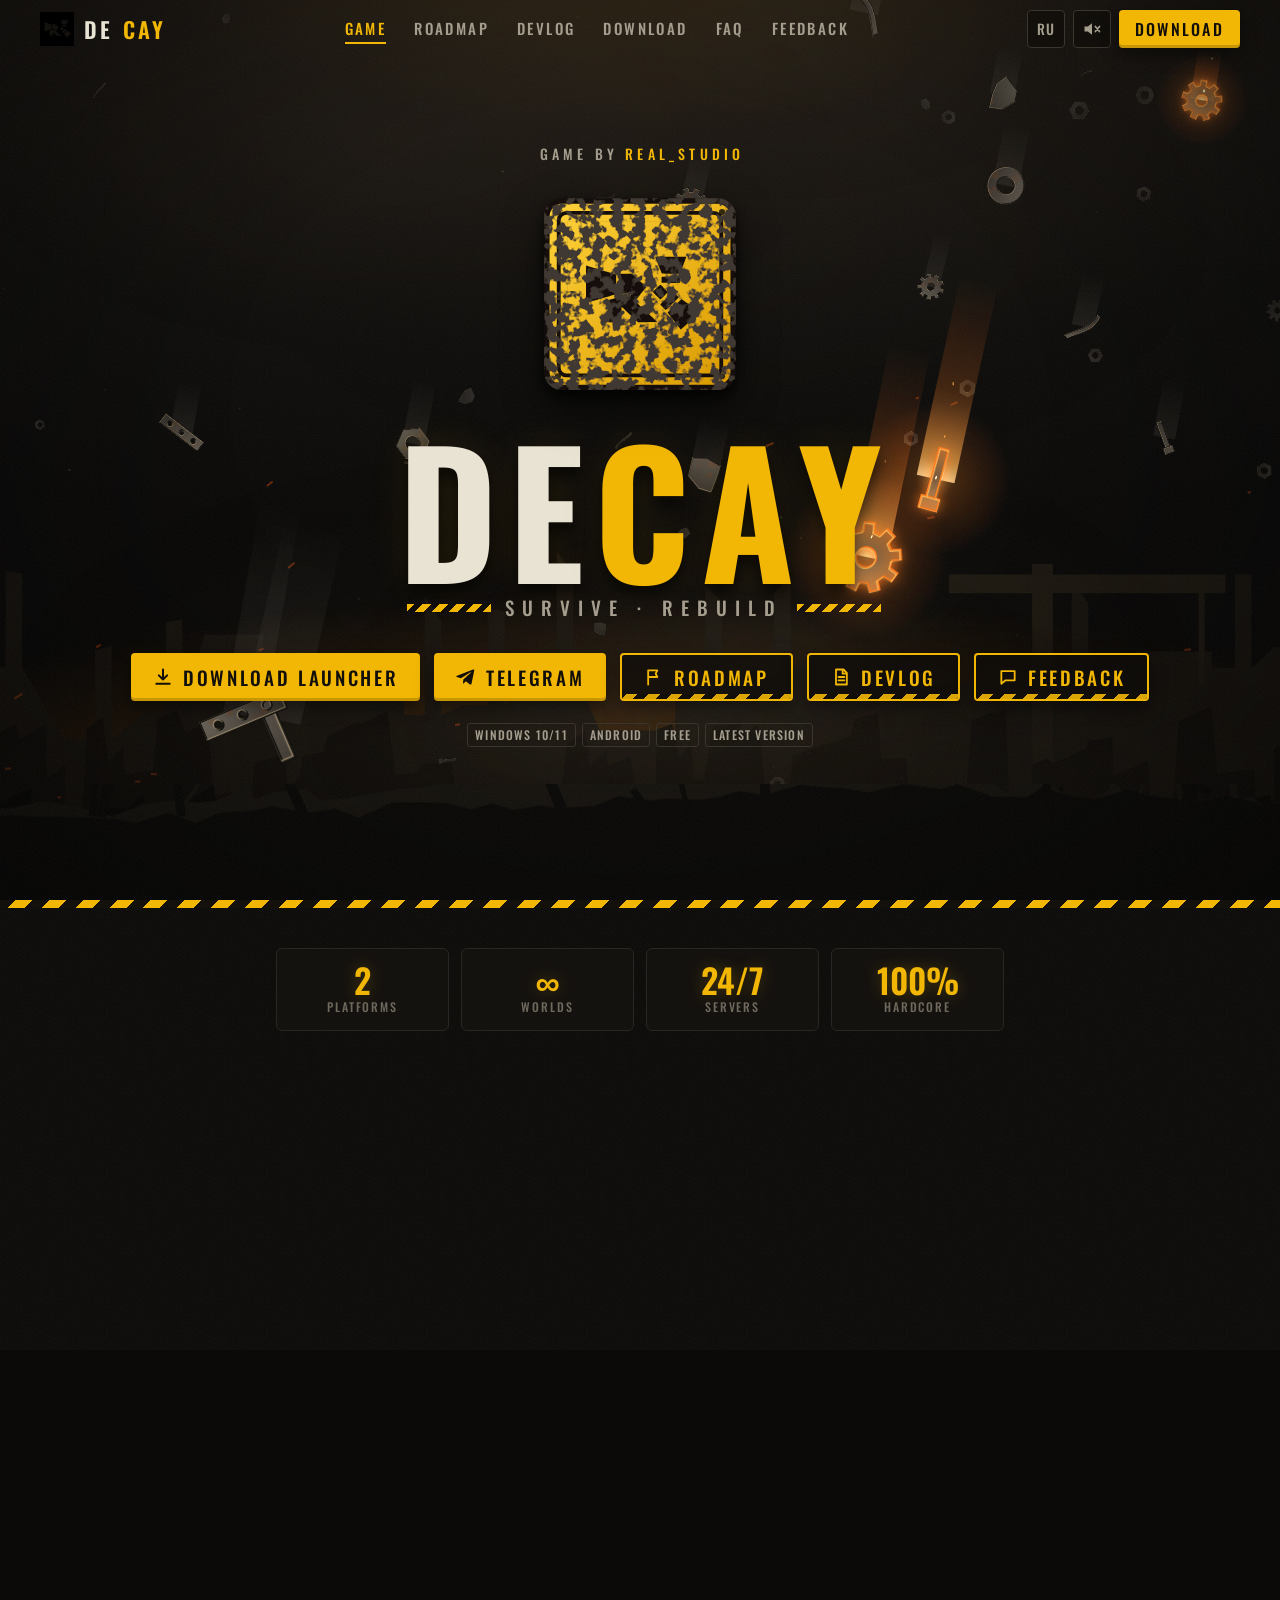
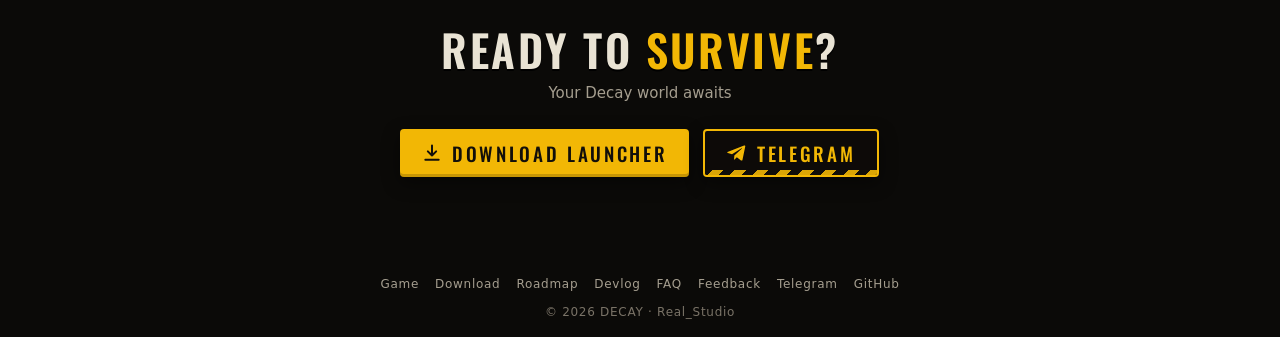
<file: index.html>
<!DOCTYPE html>
<html lang="ru">
<head>
<meta charset="utf-8">
<meta http-equiv="Content-Security-Policy" content="default-src 'none'; script-src 'self' https://gc.zgo.at; style-src 'self'; img-src 'self' data:; font-src 'self'; connect-src 'self' https://api.github.com https://*.goatcounter.com; manifest-src 'self'; form-action 'self'; base-uri 'self'; object-src 'none'">
<meta name="referrer" content="strict-origin-when-cross-origin">
<meta name="viewport" content="width=device-width,initial-scale=1,viewport-fit=cover">
<title data-i="63">DECAY — Survival Multiplayer by Real_Studio</title>
<meta name="description" content="DECAY — кроссплатформенная survival-игра от Real_Studio. Скачай лаунчер и окунись в ржавый мир выживания.">
<meta name="theme-color" content="#0b0a08">
<link rel="canonical" href="https://vovapro01345.github.io/Decay/">
<meta property="og:type" content="website">
<meta property="og:site_name" content="DECAY">
<meta property="og:title" content="DECAY">
<meta property="og:description" content="Survive · Rebuild · Decay">
<meta property="og:url" content="https://vovapro01345.github.io/Decay/">
<meta property="og:image" content="https://vovapro01345.github.io/Decay/images/og-image.png">
<meta property="og:image:width" content="1200">
<meta property="og:image:height" content="630">
<meta name="twitter:card" content="summary_large_image">
<meta name="twitter:image" content="https://vovapro01345.github.io/Decay/images/og-image.png">
<link rel="icon" href="images/icon.svg" type="image/svg+xml">
<link rel="icon" href="images/favicon-32.png" sizes="32x32" type="image/png">
<link rel="apple-touch-icon" href="images/apple-touch-icon.png">
<link rel="manifest" href="manifest.webmanifest">
<link rel="preload" href="fonts/oswald-cyr.woff2" as="font" type="font/woff2" crossorigin>
<script src="js/boot.js"></script>
<link rel="stylesheet" href="css/site.css">
<link rel="stylesheet" href="css/style.css">
</head>
<body>
<div class="scene" aria-hidden="true"></div>
<canvas id="fx" aria-hidden="true"></canvas>
<div class="vignette" aria-hidden="true"></div>
<div class="grain" aria-hidden="true"></div>
<div class="bar" id="bar">
  <a class="brand" href="./"><img src="images/icon.svg" alt="">DE<span>CAY</span></a>
  <nav class="menu"><a class="act" href="#features" data-i="64">Игра</a><a class="" href="roadmap/" data-i="65">Roadmap</a><a class="" href="devlog/" data-i="38">Девлог</a><a class="" href="download/" data-i="66">Скачать</a><a class="" href="#faq" data-i="67">FAQ</a><a class="" href="feedback/" data-i="39">Отзыв</a></nav>
  <div class="tools">
    <button class="ic" id="lang" type="button" aria-label="Language">EN</button>
    <button class="ic" id="snd" type="button" aria-pressed="false" aria-label="Sound"><svg viewBox="0 0 24 24" aria-hidden="true"><path fill="currentColor" d="M3 9v6h4l5 4V5L7 9z"/><path class="w" fill="none" stroke="currentColor" stroke-width="2" stroke-linecap="round" d="M16 8.5a5 5 0 0 1 0 7M18.5 6a8.5 8.5 0 0 1 0 12"/><path class="x" fill="none" stroke="currentColor" stroke-width="2" stroke-linecap="round" d="m16 9 5 6m0-6-5 6"/></svg></button>
    <a class="btn dl" href="download/" data-i="66">Скачать</a>
  </div>
</div>
<main id="top">
<header class="hero" id="hero"><div class="flash" id="flash" aria-hidden="true"></div>
    <div class="tag"><span data-i="36">Игра от</span> <b>Real_Studio</b></div>
    <span class="shake" id="shake"><img class="hero-logo" src="images/logo.svg" alt="DECAY" width="600" height="600"></span>
    <h1 class="word" aria-label="DECAY">DE<span>CAY</span></h1>
    <div class="sub"><i></i>Survive · Rebuild<i></i></div>
    <nav class="btns">
      <a class="btn" href="https://github.com/vovapro01345/decay-launcher/releases/latest/download/decay-launcher.exe"><svg viewBox="0 0 24 24" aria-hidden="true"><path fill="none" stroke="currentColor" stroke-width="2.4" stroke-linecap="round" stroke-linejoin="round" d="M12 3v12m0 0-5-5m5 5 5-5M4 20h16"/></svg><span data-i="37">Скачать лаунчер</span></a>
      <a class="btn" href="https://t.me/Real_Studio_Game" target="_blank" rel="noopener"><svg viewBox="0 0 24 24" aria-hidden="true"><path fill="currentColor" d="M21.9 4.3 18.6 20c-.2 1.1-.9 1.4-1.8.9l-5-3.7-2.4 2.3c-.3.3-.5.5-1 .5l.4-5.1 9.2-8.3c.4-.4-.1-.6-.6-.2L6 13.5l-4.9-1.5c-1.1-.3-1.1-1.1.2-1.6L20.5 3c.9-.3 1.7.2 1.4 1.3z"/></svg>Telegram</a>
      <a class="btn alt" href="roadmap/"><svg viewBox="0 0 24 24" aria-hidden="true"><path fill="none" stroke="currentColor" stroke-width="2.2" stroke-linecap="round" stroke-linejoin="round" d="M5 21V4m0 0h11l-2 4 2 4H5"/></svg>Roadmap</a>
      <a class="btn alt" href="devlog/"><svg viewBox="0 0 24 24" aria-hidden="true"><path fill="none" stroke="currentColor" stroke-width="2.2" stroke-linecap="round" stroke-linejoin="round" d="M6 3h9l4 4v14H6zM14 3v5h5M9 12h7M9 16h7"/></svg><span data-i="38">Девлог</span></a>
      <a class="btn alt" href="feedback/"><svg viewBox="0 0 24 24" aria-hidden="true"><path fill="none" stroke="currentColor" stroke-width="2.2" stroke-linejoin="round" d="M4 5h16v11H9l-5 4z"/></svg><span data-i="39">Отзыв</span></a>
    </nav>
    <div class="ver" id="ver" hidden></div>
    <div class="meta"><span>Windows 10/11</span><span>Android</span><span data-i="40">Бесплатно</span><span data-i="41">Последняя версия</span></div>
  </header>
  <div class="hazard"></div>
  <div class="stats mt40">
    <div><b>2</b><small data-i="42">Платформы</small></div><div><b>∞</b><small data-i="43">Миров</small></div>
    <div><b>24/7</b><small data-i="44">Серверы</small></div><div><b>100%</b><small data-i="7">Хардкор</small></div>
  </div>
  <section id="features"><div class="wrap"><div class="head rv"><div class="kick" data-i="45">Возможности</div><h2 class="t"><span data-i="46">Что делает</span> <span class="am">Decay</span> <span data-i="47">особенной</span></h2><p class="lead" data-i="48">Каждая механика продумана до мелочей. Здесь нет места случайностям — только твои решения и их последствия.</p></div>
    <div class="grid"><div class="card rv"><div class="hazard"></div><div class="in"><h3 data-i="1">Выживание</h3><p data-i="2">Ограниченные ресурсы, суровые условия и постоянная угроза. Каждое решение имеет значение.</p></div></div><div class="card rv"><div class="hazard"></div><div class="in"><h3 data-i="3">Мультиплеер</h3><p data-i="4">Объединяйся с друзьями или вступай в конфликт. Открытый мир, где каждый строит свою историю.</p></div></div><div class="card rv"><div class="hazard"></div><div class="in"><h3 data-i="5">Крафт</h3><p data-i="6">Собирай, создавай, улучшай. Глубокая система рецептов и апгрейдов.</p></div></div><div class="card rv"><div class="hazard"></div><div class="in"><h3 data-i="7">Хардкор</h3><p data-i="8">Смерть — не конец, но каждый раз всё сложнее. Мир помнит твои ошибки.</p></div></div><div class="card rv"><div class="hazard"></div><div class="in"><h3 data-i="9">Атмосфера</h3><p data-i="10">Ржавый индустриальный стиль. Мрачный мир, где важна каждая деталь.</p></div></div><div class="card rv"><div class="hazard"></div><div class="in"><h3 data-i="11">Живая разработка</h3><p data-i="12">Лаунчер и обновления доступны всем. Следи за развитием проекта в девлоге и Telegram.</p></div></div></div></div></section>
  <section id="platforms"><div class="wrap"><div class="head rv"><div class="kick" data-i="49">Кроссплатформенность</div><h2 class="t"><span data-i="22">Играй</span> <span class="am" data-i="50">где угодно</span></h2><p class="lead" data-i="51">Один аккаунт — любые устройства. Прогресс синхронизируется между платформами.</p></div>
    <div class="grid"><div class="card rv"><div class="hazard"></div><div class="in"><span class="st" data-i="13">Готово</span><h3>Windows</h3><p data-i="14">Windows 10 / 11 · 64-bit</p></div></div><div class="card rv"><div class="hazard"></div><div class="in"><span class="st" data-i="13">Готово</span><h3>Android</h3><p data-i="15">Android 8.0+ · ARM64</p></div></div><div class="card rv"><div class="hazard"></div><div class="in"><span class="st dev" data-i="16">В разработке</span><h3>Linux</h3><p data-i="17">Ubuntu · Arch · Fedora</p></div></div></div></div></section>
  <section id="start"><div class="wrap"><div class="head rv"><div class="kick" data-i="52">Как начать</div><h2 class="t"><span data-i="53">Три шага до</span> <span class="am" data-i="54">игры</span></h2><p class="lead" data-i="55">Установка занимает меньше минуты. Дальше всё зависит только от тебя.</p></div>
    <div class="grid"><div class="card rv"><div class="in"><div class="num">01</div><h3 data-i="18">Скачай</h3><p data-i="19">Нажми «Скачать лаунчер». Файл загрузится напрямую.</p></div></div><div class="card rv"><div class="in"><div class="num">02</div><h3 data-i="20">Запусти</h3><p data-i="21">Открой .exe — лаунчер сам скачает последнюю версию игры и нужные файлы.</p></div></div><div class="card rv"><div class="in"><div class="num">03</div><h3 data-i="22">Играй</h3><p data-i="23">Войди в аккаунт, выбери сервер и окунись в мир Decay.</p></div></div></div></div></section>
  <section id="faq"><div class="wrap narrow"><div class="head rv"><div class="kick" data-i="56">Вопросы и ответы</div><h2 class="t"><span data-i="57">Частые</span> <span class="am" data-i="58">вопросы</span></h2><p class="lead" data-i="59">Не нашёл ответ? Напиши в Telegram или оставь отзыв.</p></div>
    <details class="qa rv"><summary data-i="24">Это бесплатно?</summary><p data-i="25">Да, лаунчер и игра бесплатны.</p></details><details class="qa rv"><summary data-i="26">На каких устройствах можно играть?</summary><p data-i="27">Сейчас — Windows 10/11 (64-bit) и Android 8.0+. Linux в разработке.</p></details><details class="qa rv"><summary data-i="28">Как установить игру?</summary><p data-i="29">Скачай лаунчер, запусти его — он сам загрузит игру и все файлы. Подробнее в разделе «Как начать».</p></details><details class="qa rv"><summary data-i="30">Антивирус ругается на .exe. Что делать?</summary><p data-i="31">Лаунчер — новый малоизвестный файл, поэтому антивирус может предупреждать. Скачивай его только с этого сайта или из официального Telegram-канала. Если сомневаешься — напиши нам.</p></details><details class="qa rv"><summary data-i="32">Где сообщить об ошибке или предложить идею?</summary><p data-i="33">На странице «Отзыв» или в Telegram-канале игры.</p></details><details class="qa rv"><summary data-i="34">Когда выйдет версия для Linux?</summary><p data-i="35">Точной даты пока нет. Следи за Roadmap и девлогом.</p></details></div></section>
  <section class="cta"><div class="wrap">
    <h2 class="t"><span data-i="60">Готов</span> <span class="am" data-i="61">выжить</span>?</h2><p class="lead" data-i="62">Твой мир Decay ждёт</p>
    <nav class="btns"><a class="btn" href="https://github.com/vovapro01345/decay-launcher/releases/latest/download/decay-launcher.exe"><svg viewBox="0 0 24 24" aria-hidden="true"><path fill="none" stroke="currentColor" stroke-width="2.4" stroke-linecap="round" stroke-linejoin="round" d="M12 3v12m0 0-5-5m5 5 5-5M4 20h16"/></svg><span data-i="37">Скачать лаунчер</span></a><a class="btn alt" href="https://t.me/Real_Studio_Game" target="_blank" rel="noopener"><svg viewBox="0 0 24 24" aria-hidden="true"><path fill="currentColor" d="M21.9 4.3 18.6 20c-.2 1.1-.9 1.4-1.8.9l-5-3.7-2.4 2.3c-.3.3-.5.5-1 .5l.4-5.1 9.2-8.3c.4-.4-.1-.6-.6-.2L6 13.5l-4.9-1.5c-1.1-.3-1.1-1.1.2-1.6L20.5 3c.9-.3 1.7.2 1.4 1.3z"/></svg>Telegram</a></nav>
  </div></section>
</main>
<footer>
  <a href="#features" data-i="64">Игра</a><a href="download/" data-i="66">Скачать</a><a href="roadmap/" data-i="65">Roadmap</a><a href="devlog/" data-i="38">Девлог</a><a href="#faq" data-i="67">FAQ</a><a href="feedback/" data-i="39">Отзыв</a><a href="https://t.me/Real_Studio_Game" target="_blank" rel="noopener">Telegram</a><a href="https://github.com/vovapro01345/Decay" target="_blank" rel="noopener">GitHub</a>
  <br><br>© <span id="yr">2026</span> DECAY · Real_Studio
</footer>
<script src="js/config.js"></script>
<script src="js/i18n.js"></script>
<script src="js/fx.js" defer></script>
<script src="js/sound.js" defer></script>
<script src="js/effects.js" defer></script>
<script src="js/main.js" defer></script>
</body>
</html>
</file>
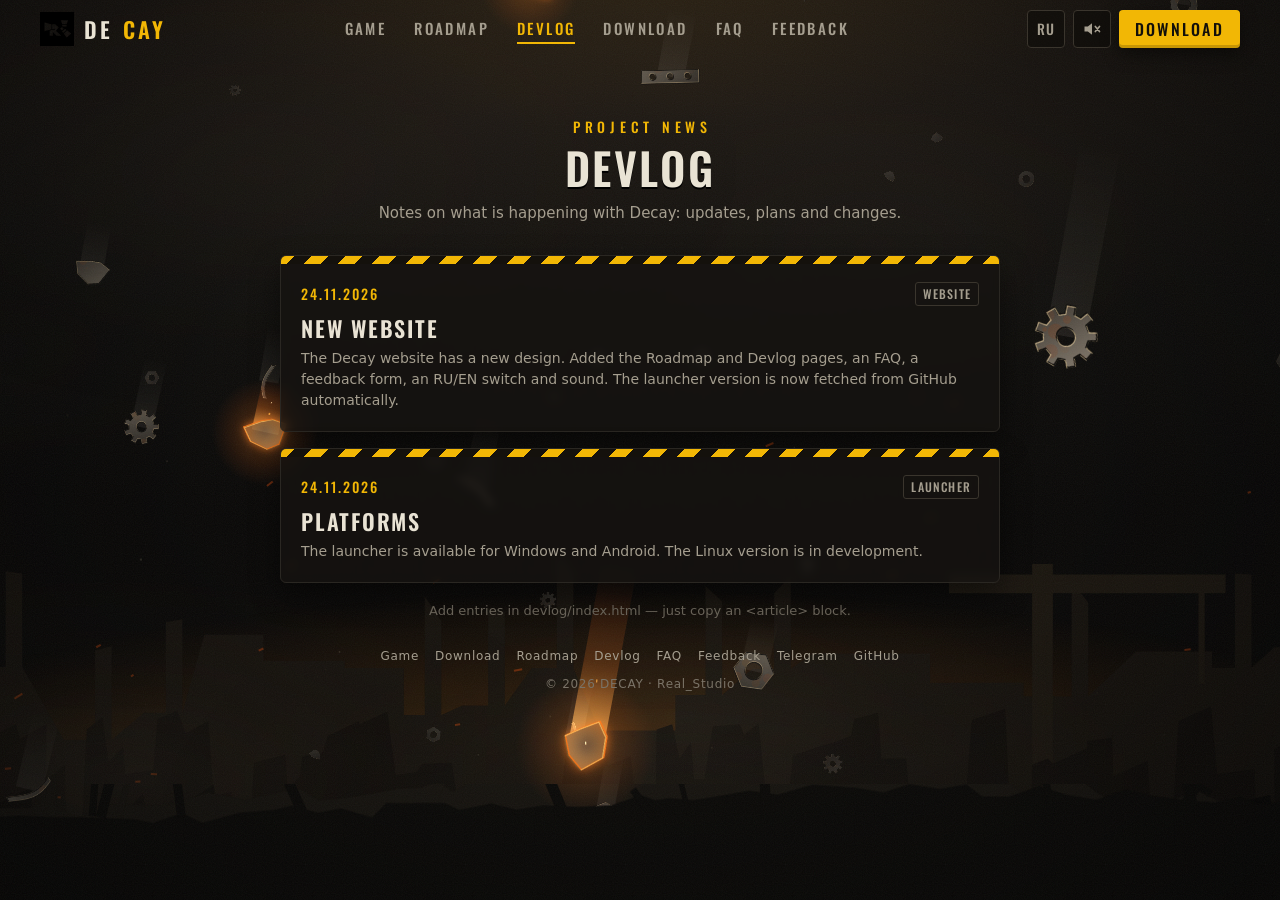
<file: devlog/index.html>
<!DOCTYPE html>
<html lang="ru">
<head>
<meta charset="utf-8">
<meta http-equiv="Content-Security-Policy" content="default-src 'none'; script-src 'self' https://gc.zgo.at; style-src 'self'; img-src 'self' data:; font-src 'self'; connect-src 'self' https://api.github.com https://*.goatcounter.com; manifest-src 'self'; form-action 'self'; base-uri 'self'; object-src 'none'">
<meta name="referrer" content="strict-origin-when-cross-origin">
<meta name="viewport" content="width=device-width,initial-scale=1,viewport-fit=cover">
<title data-i="91">Девлог — DECAY</title>
<meta name="description" content="Девлог DECAY">
<meta name="theme-color" content="#0b0a08">
<link rel="canonical" href="https://vovapro01345.github.io/Decay/devlog/">
<meta property="og:type" content="website">
<meta property="og:site_name" content="DECAY">
<meta property="og:title" content="DECAY">
<meta property="og:description" content="Survive · Rebuild · Decay">
<meta property="og:url" content="https://vovapro01345.github.io/Decay/devlog/">
<meta property="og:image" content="https://vovapro01345.github.io/Decay/images/og-image.png">
<meta property="og:image:width" content="1200">
<meta property="og:image:height" content="630">
<meta name="twitter:card" content="summary_large_image">
<meta name="twitter:image" content="https://vovapro01345.github.io/Decay/images/og-image.png">
<link rel="icon" href="../images/icon.svg" type="image/svg+xml">
<link rel="icon" href="../images/favicon-32.png" sizes="32x32" type="image/png">
<link rel="apple-touch-icon" href="../images/apple-touch-icon.png">
<link rel="manifest" href="../manifest.webmanifest">
<link rel="preload" href="../fonts/oswald-cyr.woff2" as="font" type="font/woff2" crossorigin>
<script src="../js/boot.js"></script>
<link rel="stylesheet" href="../css/site.css">
<link rel="stylesheet" href="../css/style.css">
</head>
<body>
<div class="scene" aria-hidden="true"></div>
<canvas id="fx" aria-hidden="true"></canvas>
<div class="vignette" aria-hidden="true"></div>
<div class="grain" aria-hidden="true"></div>
<div class="bar" id="bar">
  <a class="brand" href="../"><img src="../images/icon.svg" alt="">DE<span>CAY</span></a>
  <nav class="menu"><a class="" href="../#features" data-i="64">Игра</a><a class="" href="../roadmap/" data-i="65">Roadmap</a><a class="act" href="../devlog/" data-i="38">Девлог</a><a class="" href="../download/" data-i="66">Скачать</a><a class="" href="../#faq" data-i="67">FAQ</a><a class="" href="../feedback/" data-i="39">Отзыв</a></nav>
  <div class="tools">
    <button class="ic" id="lang" type="button" aria-label="Language">EN</button>
    <button class="ic" id="snd" type="button" aria-pressed="false" aria-label="Sound"><svg viewBox="0 0 24 24" aria-hidden="true"><path fill="currentColor" d="M3 9v6h4l5 4V5L7 9z"/><path class="w" fill="none" stroke="currentColor" stroke-width="2" stroke-linecap="round" d="M16 8.5a5 5 0 0 1 0 7M18.5 6a8.5 8.5 0 0 1 0 12"/><path class="x" fill="none" stroke="currentColor" stroke-width="2" stroke-linecap="round" d="m16 9 5 6m0-6-5 6"/></svg></button>
    <a class="btn dl" href="../download/" data-i="66">Скачать</a>
  </div>
</div>
<main id="top">
<header class="phead rv"><div class="kick" data-i="83">Новости проекта</div><h1 class="t"><span data-i="38">Девлог</span></h1><p class="lead" data-i="84">Заметки о том, что происходит с Decay: обновления, планы и изменения.</p></header>
<div class="wrap narrow"><article class="card entry rv"><div class="hazard"></div><div class="in"><div class="em"><time>24.11.2026</time><span class="chip" data-i="85">Сайт</span></div><h3 data-i="86">Новый сайт</h3><p data-i="87">Сайт Decay переехал на новый дизайн. Появились страницы Roadmap и Девлог, раздел FAQ, форма отзыва, переключатель RU/EN и звук. Версия лаунчера теперь подтягивается с GitHub автоматически.</p></div></article><article class="card entry rv"><div class="hazard"></div><div class="in"><div class="em"><time>24.11.2026</time><span class="chip" data-i="88">Лаунчер</span></div><h3 data-i="42">Платформы</h3><p data-i="89">Лаунчер доступен для Windows и Android. Версия для Linux в разработке.</p></div></article><p class="note rv" data-i="90">Записи добавляются в файле devlog/index.html — просто скопируй блок &lt;article&gt;.</p></div></main>
<footer>
  <a href="../#features" data-i="64">Игра</a><a href="../download/" data-i="66">Скачать</a><a href="../roadmap/" data-i="65">Roadmap</a><a href="../devlog/" data-i="38">Девлог</a><a href="../#faq" data-i="67">FAQ</a><a href="../feedback/" data-i="39">Отзыв</a><a href="https://t.me/Real_Studio_Game" target="_blank" rel="noopener">Telegram</a><a href="https://github.com/vovapro01345/Decay" target="_blank" rel="noopener">GitHub</a>
  <br><br>© <span id="yr">2026</span> DECAY · Real_Studio
</footer>
<script src="../js/config.js"></script>
<script src="../js/i18n.js"></script>
<script src="../js/fx.js" defer></script>
<script src="../js/sound.js" defer></script>
<script src="../js/effects.js" defer></script>
<script src="../js/main.js" defer></script>
</body>
</html>
</file>
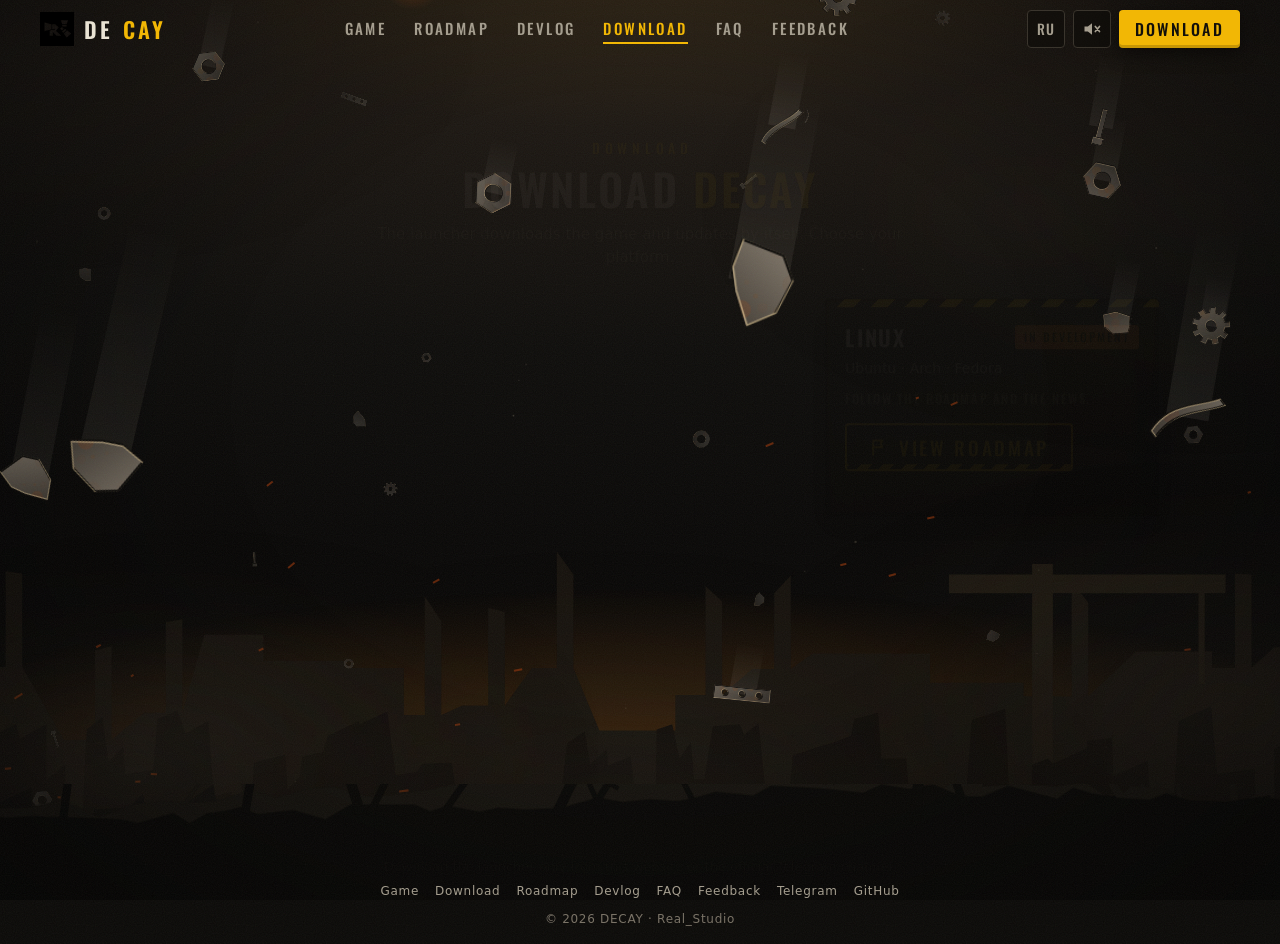
<file: download/index.html>
<!DOCTYPE html>
<html lang="ru">
<head>
<meta charset="utf-8">
<meta http-equiv="Content-Security-Policy" content="default-src 'none'; script-src 'self' https://gc.zgo.at; style-src 'self'; img-src 'self' data:; font-src 'self'; connect-src 'self' https://api.github.com https://*.goatcounter.com; manifest-src 'self'; form-action 'self'; base-uri 'self'; object-src 'none'">
<meta name="referrer" content="strict-origin-when-cross-origin">
<meta name="viewport" content="width=device-width,initial-scale=1,viewport-fit=cover">
<title data-i="130">Скачать — DECAY</title>
<meta name="description" content="Скачать лаунчер DECAY для Windows и Android">
<meta name="theme-color" content="#0b0a08">
<link rel="canonical" href="https://vovapro01345.github.io/Decay/download/">
<meta property="og:type" content="website">
<meta property="og:site_name" content="DECAY">
<meta property="og:title" content="DECAY">
<meta property="og:description" content="Survive · Rebuild · Decay">
<meta property="og:url" content="https://vovapro01345.github.io/Decay/download/">
<meta property="og:image" content="https://vovapro01345.github.io/Decay/images/og-image.png">
<meta property="og:image:width" content="1200">
<meta property="og:image:height" content="630">
<meta name="twitter:card" content="summary_large_image">
<meta name="twitter:image" content="https://vovapro01345.github.io/Decay/images/og-image.png">
<link rel="icon" href="../images/icon.svg" type="image/svg+xml">
<link rel="icon" href="../images/favicon-32.png" sizes="32x32" type="image/png">
<link rel="apple-touch-icon" href="../images/apple-touch-icon.png">
<link rel="manifest" href="../manifest.webmanifest">
<link rel="preload" href="../fonts/oswald-cyr.woff2" as="font" type="font/woff2" crossorigin>
<script src="../js/boot.js"></script>
<link rel="stylesheet" href="../css/site.css">
<link rel="stylesheet" href="../css/style.css">
</head>
<body>
<div class="scene" aria-hidden="true"></div>
<canvas id="fx" aria-hidden="true"></canvas>
<div class="vignette" aria-hidden="true"></div>
<div class="grain" aria-hidden="true"></div>
<div class="bar" id="bar">
  <a class="brand" href="../"><img src="../images/icon.svg" alt="">DE<span>CAY</span></a>
  <nav class="menu"><a class="" href="../#features" data-i="64">Игра</a><a class="" href="../roadmap/" data-i="65">Roadmap</a><a class="" href="../devlog/" data-i="38">Девлог</a><a class="act" href="../download/" data-i="66">Скачать</a><a class="" href="../#faq" data-i="67">FAQ</a><a class="" href="../feedback/" data-i="39">Отзыв</a></nav>
  <div class="tools">
    <button class="ic" id="lang" type="button" aria-label="Language">EN</button>
    <button class="ic" id="snd" type="button" aria-pressed="false" aria-label="Sound"><svg viewBox="0 0 24 24" aria-hidden="true"><path fill="currentColor" d="M3 9v6h4l5 4V5L7 9z"/><path class="w" fill="none" stroke="currentColor" stroke-width="2" stroke-linecap="round" d="M16 8.5a5 5 0 0 1 0 7M18.5 6a8.5 8.5 0 0 1 0 12"/><path class="x" fill="none" stroke="currentColor" stroke-width="2" stroke-linecap="round" d="m16 9 5 6m0-6-5 6"/></svg></button>
    <a class="btn dl" href="../download/" data-i="66">Скачать</a>
  </div>
</div>
<main id="top">
<header class="phead rv"><div class="kick" data-i="111">Загрузка</div><h1 class="t"><span data-i="66">Скачать</span> <span class="am">Decay</span></h1><p class="lead" data-i="112">Лаунчер сам скачает игру и обновления. Выбери платформу.</p></header>
<div class="wrap"><div class="grid">
<div class="card rv"><div class="hazard"></div><div class="in"><span class="st" data-i="13">Готово</span><h3>Windows</h3><p>Windows 10 / 11 · 64-bit</p>
<p class="dlv" id="dlVer"></p><a class="btn" id="dlWin" href="https://github.com/vovapro01345/decay-launcher/releases/latest/download/decay-launcher.exe"><svg viewBox="0 0 24 24" aria-hidden="true"><path fill="none" stroke="currentColor" stroke-width="2.4" stroke-linecap="round" stroke-linejoin="round" d="M12 3v12m0 0-5-5m5 5 5-5M4 20h16"/></svg><span data-i="113">Скачать для Windows</span></a></div></div>
<div class="card rv"><div class="hazard"></div><div class="in"><span class="st" data-i="13">Готово</span><h3>Android</h3><p>Android 8.0+ · ARM64</p>
<p class="dlv" data-i="114">Файл выдаётся в Telegram-канале игры.</p><a class="btn" id="dlApk" href="https://t.me/Real_Studio_Game" target="_blank" rel="noopener"><svg viewBox="0 0 24 24" aria-hidden="true"><path fill="currentColor" d="M21.9 4.3 18.6 20c-.2 1.1-.9 1.4-1.8.9l-5-3.7-2.4 2.3c-.3.3-.5.5-1 .5l.4-5.1 9.2-8.3c.4-.4-.1-.6-.6-.2L6 13.5l-4.9-1.5c-1.1-.3-1.1-1.1.2-1.6L20.5 3c.9-.3 1.7.2 1.4 1.3z"/></svg><span data-i="115">Скачать для Android</span></a></div></div>
<div class="card rv"><div class="hazard"></div><div class="in"><span class="st dev" data-i="16">В разработке</span><h3>Linux</h3><p>Ubuntu · Arch · Fedora</p>
<p class="dlv" data-i="116">Следи за Roadmap и новостями.</p><a class="btn alt" href="../roadmap/"><svg viewBox="0 0 24 24" aria-hidden="true"><path fill="none" stroke="currentColor" stroke-width="2.2" stroke-linecap="round" stroke-linejoin="round" d="M5 21V4m0 0h11l-2 4 2 4H5"/></svg><span data-i="117">Смотреть Roadmap</span></a></div></div>
</div>
<div class="grid two">
<div class="card rv"><div class="hazard"></div><div class="in"><h3 data-i="118">Требования лаунчера</h3>
<table class="req"><tr><th></th><th data-i="119">Windows</th><th>Android</th></tr>
<tr><td data-i="120">Система</td><td>Windows 10 / 11 · 64-bit</td><td>Android 8.0+</td></tr>
<tr><td data-i="121">Архитектура</td><td>x86-64</td><td>ARM64</td></tr>
<tr><td data-i="122">Интернет</td><td>data-i="123">Нужен</td><td>data-i="123">Нужен</td></tr>
<tr><td data-i="124">Аккаунт</td><td>data-i="125">Один на все платформы</td><td>data-i="125">Один на все платформы</td></tr></table>
<p class="note" data-i="126">Требования самой игры будут добавлены позже.</p></div></div>
<div class="card rv"><div class="hazard"></div><div class="in"><h3 data-i="127">Что нового</h3>
<pre class="log" id="dlLog" data-i="128">Список изменений последней версии появится здесь после первого релиза.</pre></div></div>
</div>
<p class="note rv" data-i="129">Скачивай лаунчер только с этого сайта или из официального Telegram-канала.</p></div></main>
<footer>
  <a href="../#features" data-i="64">Игра</a><a href="../download/" data-i="66">Скачать</a><a href="../roadmap/" data-i="65">Roadmap</a><a href="../devlog/" data-i="38">Девлог</a><a href="../#faq" data-i="67">FAQ</a><a href="../feedback/" data-i="39">Отзыв</a><a href="https://t.me/Real_Studio_Game" target="_blank" rel="noopener">Telegram</a><a href="https://github.com/vovapro01345/Decay" target="_blank" rel="noopener">GitHub</a>
  <br><br>© <span id="yr">2026</span> DECAY · Real_Studio
</footer>
<script src="../js/config.js"></script>
<script src="../js/i18n.js"></script>
<script src="../js/fx.js" defer></script>
<script src="../js/sound.js" defer></script>
<script src="../js/effects.js" defer></script>
<script src="../js/main.js" defer></script>
</body>
</html>
</file>
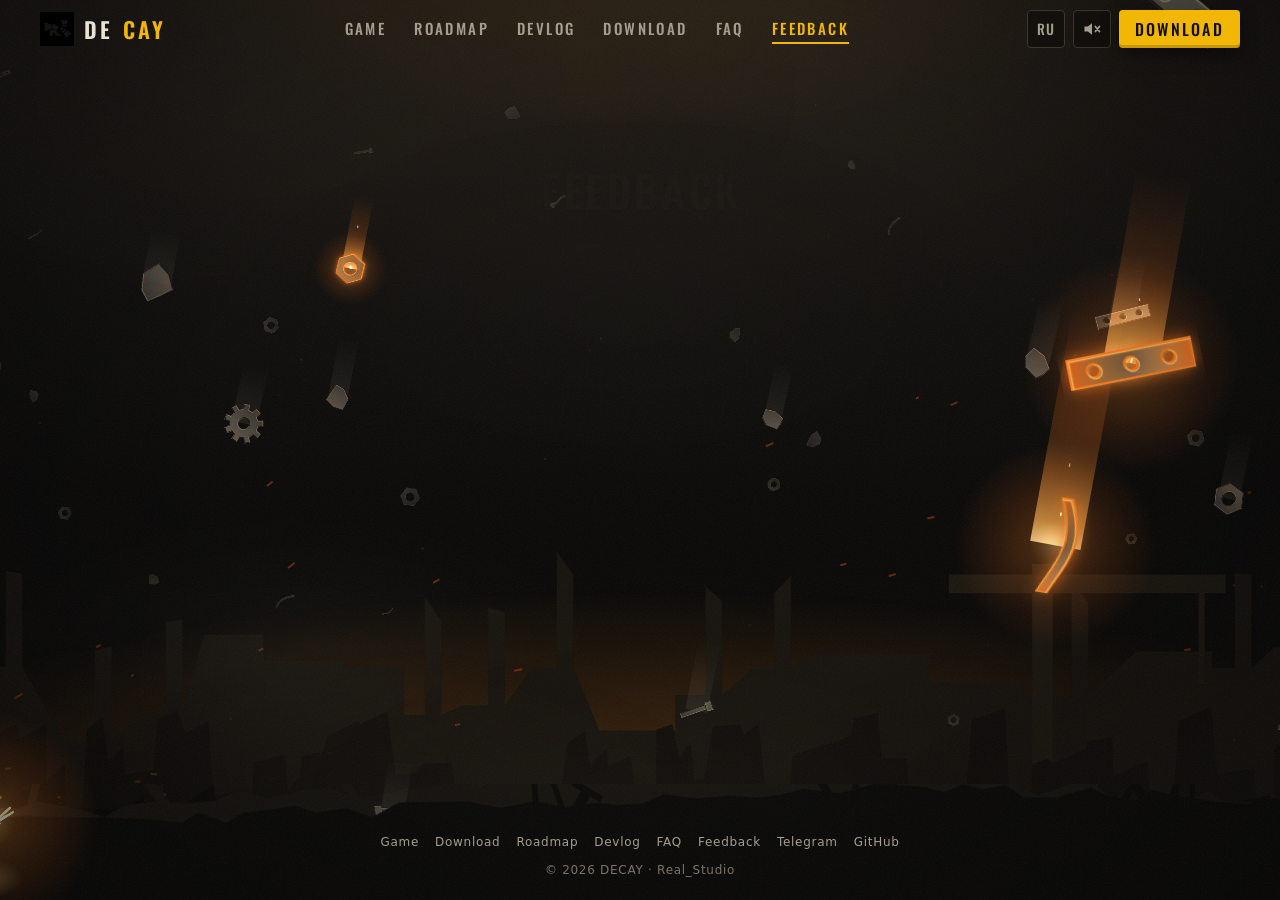
<file: feedback/index.html>
<!DOCTYPE html>
<html lang="ru">
<head>
<meta charset="utf-8">
<meta http-equiv="Content-Security-Policy" content="default-src 'none'; script-src 'self' https://gc.zgo.at; style-src 'self'; img-src 'self' data:; font-src 'self'; connect-src 'self' https://api.github.com https://*.goatcounter.com; manifest-src 'self'; form-action 'self'; base-uri 'self'; object-src 'none'">
<meta name="referrer" content="strict-origin-when-cross-origin">
<meta name="viewport" content="width=device-width,initial-scale=1,viewport-fit=cover">
<title data-i="106">Отзыв — DECAY</title>
<meta name="description" content="Отзывы и баг-репорты DECAY">
<meta name="theme-color" content="#0b0a08">
<link rel="canonical" href="https://vovapro01345.github.io/Decay/feedback/">
<meta property="og:type" content="website">
<meta property="og:site_name" content="DECAY">
<meta property="og:title" content="DECAY">
<meta property="og:description" content="Survive · Rebuild · Decay">
<meta property="og:url" content="https://vovapro01345.github.io/Decay/feedback/">
<meta property="og:image" content="https://vovapro01345.github.io/Decay/images/og-image.png">
<meta property="og:image:width" content="1200">
<meta property="og:image:height" content="630">
<meta name="twitter:card" content="summary_large_image">
<meta name="twitter:image" content="https://vovapro01345.github.io/Decay/images/og-image.png">
<link rel="icon" href="../images/icon.svg" type="image/svg+xml">
<link rel="icon" href="../images/favicon-32.png" sizes="32x32" type="image/png">
<link rel="apple-touch-icon" href="../images/apple-touch-icon.png">
<link rel="manifest" href="../manifest.webmanifest">
<link rel="preload" href="../fonts/oswald-cyr.woff2" as="font" type="font/woff2" crossorigin>
<script src="../js/boot.js"></script>
<link rel="stylesheet" href="../css/site.css">
<link rel="stylesheet" href="../css/style.css">
</head>
<body>
<div class="scene" aria-hidden="true"></div>
<canvas id="fx" aria-hidden="true"></canvas>
<div class="vignette" aria-hidden="true"></div>
<div class="grain" aria-hidden="true"></div>
<div class="bar" id="bar">
  <a class="brand" href="../"><img src="../images/icon.svg" alt="">DE<span>CAY</span></a>
  <nav class="menu"><a class="" href="../#features" data-i="64">Игра</a><a class="" href="../roadmap/" data-i="65">Roadmap</a><a class="" href="../devlog/" data-i="38">Девлог</a><a class="" href="../download/" data-i="66">Скачать</a><a class="" href="../#faq" data-i="67">FAQ</a><a class="act" href="../feedback/" data-i="39">Отзыв</a></nav>
  <div class="tools">
    <button class="ic" id="lang" type="button" aria-label="Language">EN</button>
    <button class="ic" id="snd" type="button" aria-pressed="false" aria-label="Sound"><svg viewBox="0 0 24 24" aria-hidden="true"><path fill="currentColor" d="M3 9v6h4l5 4V5L7 9z"/><path class="w" fill="none" stroke="currentColor" stroke-width="2" stroke-linecap="round" d="M16 8.5a5 5 0 0 1 0 7M18.5 6a8.5 8.5 0 0 1 0 12"/><path class="x" fill="none" stroke="currentColor" stroke-width="2" stroke-linecap="round" d="m16 9 5 6m0-6-5 6"/></svg></button>
    <a class="btn dl" href="../download/" data-i="66">Скачать</a>
  </div>
</div>
<main id="top">
<header class="phead rv"><div class="kick" data-i="92">Связь</div><h1 class="t"><span data-i="39">Отзыв</span></h1><p class="lead" data-i="93">Нашёл баг или есть идея? Расскажи — это поможет сделать Decay лучше.</p></header>
<div class="wrap narrow"><form class="card rv" id="fbform"><div class="hazard"></div><div class="in">
 <label data-i="94">Тип</label>
 <select id="fbType"><option value="bug" data-i="95">Баг</option><option value="idea" data-i="96">Идея</option><option value="other" data-i="97">Другое</option></select>
 <label data-i="98">Заголовок</label>
 <input id="fbTitle" required maxlength="120" placeholder="Коротко о проблеме" data-ip="99">
 <label data-i="100">Описание</label>
 <textarea id="fbText" rows="6" required placeholder="Что произошло, как повторить, на каком устройстве" data-ip="101"></textarea>
 <button class="btn" type="submit"><svg viewBox="0 0 24 24" aria-hidden="true"><path fill="none" stroke="currentColor" stroke-width="2.2" stroke-linejoin="round" d="M4 5h16v11H9l-5 4z"/></svg><span data-i="102">Отправить на GitHub</span></button>
 <p class="note" data-i="103">Откроется страница GitHub Issues с готовым текстом — останется нажать «Submit». Нужен аккаунт GitHub.</p>
</div></form>
<div class="grid rv mt20"><a class="btn alt" id="fbIssues" href="https://github.com/vovapro01345/Decay/issues" target="_blank" rel="noopener"><svg viewBox="0 0 24 24" aria-hidden="true"><path fill="none" stroke="currentColor" stroke-width="2.2" stroke-linecap="round" stroke-linejoin="round" d="M6 3h9l4 4v14H6zM14 3v5h5M9 12h7M9 16h7"/></svg><span data-i="104">Все обращения</span></a><a class="btn" href="https://t.me/Real_Studio_Game" target="_blank" rel="noopener"><svg viewBox="0 0 24 24" aria-hidden="true"><path fill="currentColor" d="M21.9 4.3 18.6 20c-.2 1.1-.9 1.4-1.8.9l-5-3.7-2.4 2.3c-.3.3-.5.5-1 .5l.4-5.1 9.2-8.3c.4-.4-.1-.6-.6-.2L6 13.5l-4.9-1.5c-1.1-.3-1.1-1.1.2-1.6L20.5 3c.9-.3 1.7.2 1.4 1.3z"/></svg><span data-i="105">Написать в Telegram</span></a></div></div></main>
<footer>
  <a href="../#features" data-i="64">Игра</a><a href="../download/" data-i="66">Скачать</a><a href="../roadmap/" data-i="65">Roadmap</a><a href="../devlog/" data-i="38">Девлог</a><a href="../#faq" data-i="67">FAQ</a><a href="../feedback/" data-i="39">Отзыв</a><a href="https://t.me/Real_Studio_Game" target="_blank" rel="noopener">Telegram</a><a href="https://github.com/vovapro01345/Decay" target="_blank" rel="noopener">GitHub</a>
  <br><br>© <span id="yr">2026</span> DECAY · Real_Studio
</footer>
<script src="../js/config.js"></script>
<script src="../js/i18n.js"></script>
<script src="../js/fx.js" defer></script>
<script src="../js/sound.js" defer></script>
<script src="../js/effects.js" defer></script>
<script src="../js/main.js" defer></script>
</body>
</html>
</file>
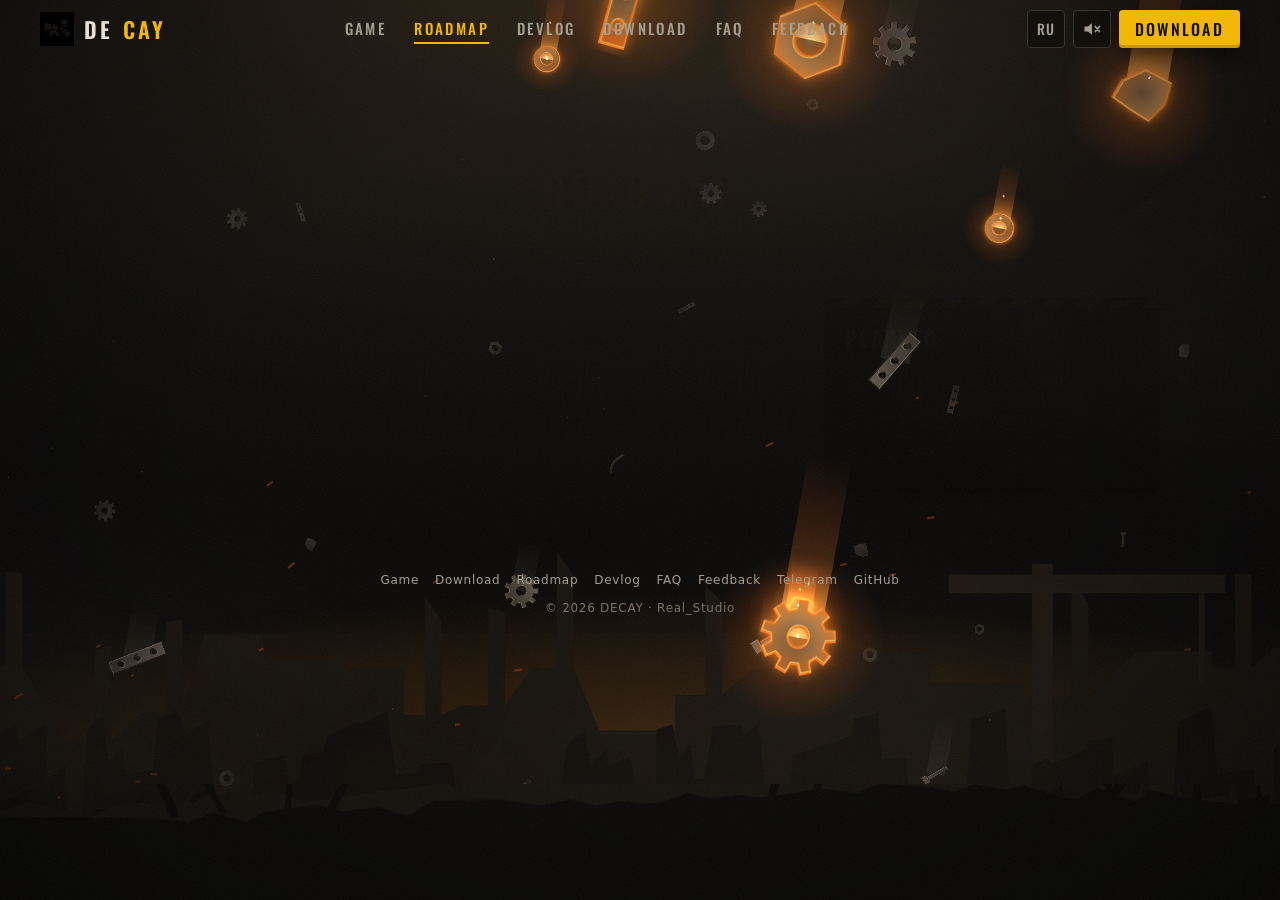
<file: roadmap/index.html>
<!DOCTYPE html>
<html lang="ru">
<head>
<meta charset="utf-8">
<meta http-equiv="Content-Security-Policy" content="default-src 'none'; script-src 'self' https://gc.zgo.at; style-src 'self'; img-src 'self' data:; font-src 'self'; connect-src 'self' https://api.github.com https://*.goatcounter.com; manifest-src 'self'; form-action 'self'; base-uri 'self'; object-src 'none'">
<meta name="referrer" content="strict-origin-when-cross-origin">
<meta name="viewport" content="width=device-width,initial-scale=1,viewport-fit=cover">
<title data-i="82">Roadmap — DECAY</title>
<meta name="description" content="План разработки DECAY">
<meta name="theme-color" content="#0b0a08">
<link rel="canonical" href="https://vovapro01345.github.io/Decay/roadmap/">
<meta property="og:type" content="website">
<meta property="og:site_name" content="DECAY">
<meta property="og:title" content="DECAY">
<meta property="og:description" content="Survive · Rebuild · Decay">
<meta property="og:url" content="https://vovapro01345.github.io/Decay/roadmap/">
<meta property="og:image" content="https://vovapro01345.github.io/Decay/images/og-image.png">
<meta property="og:image:width" content="1200">
<meta property="og:image:height" content="630">
<meta name="twitter:card" content="summary_large_image">
<meta name="twitter:image" content="https://vovapro01345.github.io/Decay/images/og-image.png">
<link rel="icon" href="../images/icon.svg" type="image/svg+xml">
<link rel="icon" href="../images/favicon-32.png" sizes="32x32" type="image/png">
<link rel="apple-touch-icon" href="../images/apple-touch-icon.png">
<link rel="manifest" href="../manifest.webmanifest">
<link rel="preload" href="../fonts/oswald-cyr.woff2" as="font" type="font/woff2" crossorigin>
<script src="../js/boot.js"></script>
<link rel="stylesheet" href="../css/site.css">
<link rel="stylesheet" href="../css/style.css">
</head>
<body>
<div class="scene" aria-hidden="true"></div>
<canvas id="fx" aria-hidden="true"></canvas>
<div class="vignette" aria-hidden="true"></div>
<div class="grain" aria-hidden="true"></div>
<div class="bar" id="bar">
  <a class="brand" href="../"><img src="../images/icon.svg" alt="">DE<span>CAY</span></a>
  <nav class="menu"><a class="" href="../#features" data-i="64">Игра</a><a class="act" href="../roadmap/" data-i="65">Roadmap</a><a class="" href="../devlog/" data-i="38">Девлог</a><a class="" href="../download/" data-i="66">Скачать</a><a class="" href="../#faq" data-i="67">FAQ</a><a class="" href="../feedback/" data-i="39">Отзыв</a></nav>
  <div class="tools">
    <button class="ic" id="lang" type="button" aria-label="Language">EN</button>
    <button class="ic" id="snd" type="button" aria-pressed="false" aria-label="Sound"><svg viewBox="0 0 24 24" aria-hidden="true"><path fill="currentColor" d="M3 9v6h4l5 4V5L7 9z"/><path class="w" fill="none" stroke="currentColor" stroke-width="2" stroke-linecap="round" d="M16 8.5a5 5 0 0 1 0 7M18.5 6a8.5 8.5 0 0 1 0 12"/><path class="x" fill="none" stroke="currentColor" stroke-width="2" stroke-linecap="round" d="m16 9 5 6m0-6-5 6"/></svg></button>
    <a class="btn dl" href="../download/" data-i="66">Скачать</a>
  </div>
</div>
<main id="top">
<header class="phead rv"><div class="kick" data-i="68">План разработки</div><h1 class="t"><span class="am">Roadmap</span></h1><p class="lead" data-i="69">Что уже сделано, над чем работаем и что планируем. Список обновляется вместе с проектом.</p></header>
<div class="wrap"><div class="grid cols"><div class="card col rv done"><div class="hazard"></div><div class="in"><h3 data-i="13">Готово</h3><ul><li data-i="70">Лаунчер для Windows 10/11</li><li data-i="71">Лаунчер для Android 8.0+</li><li data-i="72">Единый аккаунт для всех платформ</li><li data-i="73">Новый сайт: девлог, FAQ, RU/EN</li></ul></div></div><div class="card col rv wip"><div class="hazard"></div><div class="in"><h3 data-i="74">В работе</h3><ul><li data-i="75">Лаунчер для Linux</li><li data-i="76">Новости и серверы в лаунчере</li></ul></div></div><div class="card col rv plan"><div class="hazard"></div><div class="in"><h3 data-i="77">Планы</h3><ul><li data-i="78">Статус серверов на сайте</li><li data-i="79">Скриншоты и трейлер</li><li data-i="80">Открытый тест</li></ul></div></div></div><p class="note rv" data-i="81">Пункты можно менять в файле roadmap/index.html.</p></div></main>
<footer>
  <a href="../#features" data-i="64">Игра</a><a href="../download/" data-i="66">Скачать</a><a href="../roadmap/" data-i="65">Roadmap</a><a href="../devlog/" data-i="38">Девлог</a><a href="../#faq" data-i="67">FAQ</a><a href="../feedback/" data-i="39">Отзыв</a><a href="https://t.me/Real_Studio_Game" target="_blank" rel="noopener">Telegram</a><a href="https://github.com/vovapro01345/Decay" target="_blank" rel="noopener">GitHub</a>
  <br><br>© <span id="yr">2026</span> DECAY · Real_Studio
</footer>
<script src="../js/config.js"></script>
<script src="../js/i18n.js"></script>
<script src="../js/fx.js" defer></script>
<script src="../js/sound.js" defer></script>
<script src="../js/effects.js" defer></script>
<script src="../js/main.js" defer></script>
</body>
</html>
</file>
<file: css/site.css>
@font-face{font-family:"Oswald";font-style:normal;font-weight:300 700;font-display:swap;
  src:url(../fonts/oswald-cyr.woff2) format("woff2");unicode-range:U+0301,U+0400-045F,U+0490-0491,U+04B0-04B1,U+2116}
@font-face{font-family:"Oswald";font-style:normal;font-weight:300 700;font-display:swap;
  src:url(../fonts/oswald-lat.woff2) format("woff2");unicode-range:U+0000-00FF,U+0131,U+0152-0153,U+02BB-02BC,U+02C6,U+02DA,U+02DC,U+2000-206F,U+20AC,U+2122,U+2191,U+2193,U+2212,U+2215,U+FEFF,U+FFFD}

:root{
  --bg:#0b0a08;--ink:#e9e3d4;--muted:#a59e8f;--dim:#6e685d;
  --amber:#f2b705;--amber2:#ffd23a;--hot:#ff7a1a;--line:#2a2722;--card:rgba(22,20,17,.78);
  --head:"Oswald","Roboto Condensed","Arial Narrow",Impact,sans-serif;
  --body:system-ui,-apple-system,"Segoe UI",Roboto,"Helvetica Neue",Arial,sans-serif;
}
*{box-sizing:border-box}
html{background:var(--bg);color:var(--ink);-webkit-text-size-adjust:100%}
body{margin:0;font-family:var(--body);min-height:100%;
  background:radial-gradient(120% 70% at 50% -10%,#3a2c17 0%,#1c1712 35%,#0e0d0b 70%,#090807 100%) fixed}
a{color:var(--amber)}
#fx{position:fixed;inset:0;width:100%;height:100%;display:block;z-index:0;pointer-events:none}
.grain{position:fixed;inset:-50%;z-index:1;pointer-events:none;opacity:.06;
  background-image:url("data:image/svg+xml,%3Csvg xmlns='http://www.w3.org/2000/svg' width='160' height='160'%3E%3Cfilter id='n'%3E%3CfeTurbulence type='fractalNoise' baseFrequency='.9' numOctaves='2'/%3E%3C/filter%3E%3Crect width='160' height='160' filter='url(%23n)'/%3E%3C/svg%3E")}
.vignette{position:fixed;inset:0;z-index:1;pointer-events:none;
  background:radial-gradient(ellipse at 50% 45%,transparent 45%,rgba(0,0,0,.55) 100%)}

.btns{display:flex;gap:14px;flex-wrap:wrap;justify-content:center}
.btn{--c:var(--amber);display:inline-flex;align-items:center;gap:10px;min-height:48px;padding:10px 22px;border-radius:4px;
  font:500 19px/1 var(--head);letter-spacing:.14em;text-transform:uppercase;text-decoration:none;
  color:#120f0a;background:var(--c);box-shadow:0 6px 18px rgba(0,0,0,.45),inset 0 -3px 0 rgba(0,0,0,.18);
  transition:transform .15s ease,background-color .15s ease,box-shadow .15s ease;will-change:transform}
.btn svg{width:20px;height:20px;flex:none}
.btn:hover,.btn:focus-visible{background:var(--amber2);transform:translateY(-2px);box-shadow:0 10px 24px rgba(0,0,0,.5),0 0 22px rgba(242,183,5,.25)}
.btn:focus-visible{outline:2px solid #fff;outline-offset:3px}
.btn.alt{color:var(--amber);background:rgba(14,12,9,.72);border:2px solid var(--amber);position:relative;overflow:hidden;
  -webkit-backdrop-filter:blur(3px);backdrop-filter:blur(3px)}
.btn.alt::before{content:"";position:absolute;left:0;right:0;bottom:0;height:5px;
  background:repeating-linear-gradient(-45deg,var(--amber) 0 8px,#120f0a 8px 16px);opacity:.9}
.btn.alt:hover,.btn.alt:focus-visible{color:#120f0a;background:var(--amber)}

.hazard{height:8px;background:repeating-linear-gradient(-45deg,var(--amber) 0 12px,#14110c 12px 24px)}

@media (prefers-reduced-motion:reduce){
  *,*::before,*::after{transition:none!important}
}
</file>
<file: css/style.css>
html{scroll-behavior:smooth}
  .scene{position:fixed;left:0;right:0;bottom:0;height:min(60vh,520px);z-index:0;pointer-events:none;background:url(../images/scene.svg) center bottom/cover no-repeat}
  main{position:relative;z-index:2}
  section{padding:72px 16px}
  .wrap{max-width:1040px;margin:0 auto}
  .hero{min-height:100svh;display:flex;flex-direction:column;align-items:center;justify-content:center;text-align:center;padding:24px 16px calc(8vh + 24px)}
  .tag{font:500 14px/1 var(--head);letter-spacing:.3em;text-transform:uppercase;color:var(--muted);padding-left:.3em}
  .tag b{color:var(--amber);font-weight:500}
  .hero-logo{width:min(52vw,230px);height:auto;margin:22px 0 4px;filter:drop-shadow(0 14px 18px rgba(0,0,0,.6));animation:sway 5.6s ease-in-out infinite;transform-origin:50% 6%}
  .word{margin:6px 0 0;font:700 clamp(72px,18vw,170px)/.95 var(--head);letter-spacing:.06em;padding-left:.06em;text-transform:uppercase;color:var(--ink);
        text-shadow:0 10px 16px rgba(0,0,0,.65),0 0 40px rgba(242,183,5,.12)}
  .word span{color:var(--amber)}
  .sub{display:flex;align-items:center;gap:14px;margin-top:10px;font:500 clamp(14px,2.2vw,19px)/1 var(--head);letter-spacing:.42em;padding-left:.42em;color:var(--muted);text-transform:uppercase}
  .sub i{display:block;width:clamp(36px,8vw,84px);height:8px;background:repeating-linear-gradient(-45deg,var(--amber) 0 6px,transparent 6px 12px)}
  .hero .btns{margin-top:clamp(24px,4vh,38px)}
  .meta{display:flex;flex-wrap:wrap;gap:6px;justify-content:center;margin-top:22px}
  .meta span,.chip{font:500 12px/1 var(--head);letter-spacing:.1em;text-transform:uppercase;color:var(--muted);border:1px solid #3a352d;border-radius:3px;padding:5px 7px}
  @keyframes sway{0%,100%{transform:rotate(-2deg)}50%{transform:rotate(2deg)}}
  .head{text-align:center;margin-bottom:34px}
  .kick{font:500 14px/1 var(--head);letter-spacing:.34em;text-transform:uppercase;color:var(--amber);padding-left:.34em}
  h1.t,h2.t{margin:10px 0 8px;font:600 clamp(28px,5vw,44px)/1.1 var(--head);letter-spacing:.06em;text-transform:uppercase;text-shadow:0 2px 0 #000}
  .t .am{color:var(--amber)}
  .lead{margin:0 auto;max-width:560px;color:var(--muted);font:15px/1.5 var(--body)}
  .card{position:relative;background:var(--card);border:1px solid var(--line);border-radius:6px;overflow:hidden;box-shadow:0 12px 30px rgba(0,0,0,.45);
        -webkit-backdrop-filter:blur(4px);backdrop-filter:blur(4px)}
  .card .in{padding:18px 20px 20px}
  .card h3{margin:0 0 8px;font:600 22px/1.1 var(--head);letter-spacing:.08em;text-transform:uppercase}
  .card p{margin:0;color:var(--muted);font:14px/1.5 var(--body)}
  .grid{display:grid;gap:16px;grid-template-columns:repeat(auto-fit,minmax(280px,1fr))}
  .stats{display:grid;grid-template-columns:repeat(auto-fit,minmax(130px,1fr));gap:12px;max-width:760px;margin:0 auto;padding:0 16px}
  .stats div{text-align:center;padding:14px 8px;border:1px solid var(--line);border-radius:6px;background:var(--card)}
  .stats b{display:block;font:600 34px/1 var(--head);color:var(--amber);text-shadow:0 0 16px rgba(242,183,5,.28)}
  .stats small{font:500 12px/1 var(--head);letter-spacing:.16em;text-transform:uppercase;color:var(--dim)}
  .st{float:right;font:500 12px/1 var(--head);letter-spacing:.16em;text-transform:uppercase;padding:6px 9px;border-radius:3px;color:#120f0a;background:#7bd36b}
  .st.dev{background:var(--hot)}
  .num{font:600 44px/1 var(--head);color:var(--amber);margin-bottom:6px}
  .cta{text-align:center}
  .cta .btns{margin-top:24px}
  footer{position:relative;z-index:2;text-align:center;padding:28px 16px 18px;font:12px var(--body);color:#7a7367;letter-spacing:.06em}
  footer a{color:var(--muted);margin:0 8px;text-decoration:none}
  footer a:hover{color:var(--amber)}
  @media (max-width:520px){.hero .btns{max-width:340px;gap:10px;margin-left:auto;margin-right:auto}.btn{flex:1 1 calc(50% - 10px);justify-content:center;padding:10px 12px;font-size:17px;letter-spacing:.1em}}
/* top bar */
.bar{position:fixed;top:0;left:0;right:0;z-index:10;display:flex;align-items:center;justify-content:space-between;gap:12px;padding:10px clamp(12px,4vw,40px);
  padding-top:calc(10px + env(safe-area-inset-top,0px));background:rgba(11,10,8,0);transition:background .25s,box-shadow .25s}
.bar.on{background:rgba(11,10,8,.85);box-shadow:0 1px 0 var(--line);-webkit-backdrop-filter:blur(8px);backdrop-filter:blur(8px)}
.brand{display:flex;align-items:center;gap:10px;text-decoration:none;color:var(--ink);font:600 22px/1 var(--head);letter-spacing:.14em}
.brand img{width:34px;height:34px}.brand span{color:var(--amber)}
.menu{display:flex;gap:clamp(12px,3vw,28px)}
.menu a{font:500 15px/1 var(--head);letter-spacing:.16em;text-transform:uppercase;text-decoration:none;color:var(--muted);padding:6px 0;border-bottom:2px solid transparent;transition:color .15s,border-color .15s}
.menu a:hover,.menu a.act{color:var(--amber);border-color:var(--amber)}
.hero{padding-top:90px}
section{scroll-margin-top:60px}
.card{transition:transform .2s,border-color .2s}
.card:hover{transform:translateY(-4px);border-color:rgba(242,183,5,.5)}
/* reveal on scroll (only with JS) */
.js .rv{opacity:0;transform:translateY(22px);transition:opacity .6s ease,transform .6s ease}
.js .rv.in{opacity:1;transform:none}
@media (max-width:760px){.menu{display:none}}
@media (prefers-reduced-motion:reduce){.js .rv{opacity:1;transform:none;transition:none}.hero-logo{animation:none}}

/* v2: tools, version, pages, faq, forms */
.tools{display:flex;align-items:center;gap:8px}
.ic{width:38px;height:38px;display:inline-flex;align-items:center;justify-content:center;border:1px solid #3a352d;border-radius:4px;background:rgba(14,12,9,.6);color:var(--muted);cursor:pointer;font:500 14px/1 var(--head);letter-spacing:.08em;transition:color .15s,border-color .15s}
.ic:hover,.ic:focus-visible{color:var(--amber);border-color:var(--amber);outline:none}
.ic svg{width:20px;height:20px}
#snd .w{display:none}#snd[aria-pressed=true] .w{display:inline}#snd[aria-pressed=true] .x{display:none}#snd[aria-pressed=true]{color:var(--amber);border-color:var(--amber)}
.btn.dl{min-height:38px;padding:8px 16px;font-size:16px}
.shake{display:block}
.ver{margin-top:14px;font:500 13px/1.3 var(--head);letter-spacing:.14em;text-transform:uppercase;color:var(--dim)}
.ver b{color:var(--amber);font-weight:500}
.narrow{max-width:720px}
.phead{text-align:center;padding:120px 16px 30px}
.phead .lead{margin:10px auto 0}
.cols{align-items:start}
.col h3{margin-bottom:12px}
.col ul{margin:0;padding:0;list-style:none}
.col li{position:relative;padding:8px 0 8px 22px;border-top:1px solid var(--line);font:14px/1.4 var(--body);color:var(--muted)}
.col li::before{content:"";position:absolute;left:2px;top:15px;width:9px;height:9px;border-radius:50%;background:var(--dim)}
.col.done li::before{background:#7bd36b}.col.wip li::before{background:var(--amber)}.col.plan li::before{background:transparent;border:2px solid var(--dim)}
.entry{margin-bottom:16px}
.em{display:flex;align-items:center;justify-content:space-between;margin-bottom:10px}
.em time{font:500 14px/1 var(--head);letter-spacing:.14em;color:var(--amber)}
.note{margin:18px 0 0;font:13px/1.5 var(--body);color:var(--dim);text-align:center}
.qa{background:var(--card);border:1px solid var(--line);border-radius:6px;margin-bottom:10px;overflow:hidden}
.qa summary{cursor:pointer;list-style:none;padding:16px 46px 16px 18px;font:500 18px/1.25 var(--head);letter-spacing:.06em;text-transform:uppercase;position:relative}
.qa summary::-webkit-details-marker{display:none}
.qa summary::after{content:"+";position:absolute;right:18px;top:50%;transform:translateY(-50%);font:500 26px/1 var(--head);color:var(--amber);transition:transform .2s}
.qa[open] summary::after{transform:translateY(-50%) rotate(45deg)}
.qa p{margin:0;padding:0 18px 16px;color:var(--muted);font:14px/1.55 var(--body)}
form label{display:block;margin:14px 0 6px;font:500 13px/1 var(--head);letter-spacing:.16em;text-transform:uppercase;color:var(--muted)}
form label:first-child{margin-top:0}
input,select,textarea{width:100%;padding:11px 12px;border:1px solid #3a352d;border-radius:4px;background:rgba(0,0,0,.35);color:var(--ink);font:15px/1.4 var(--body)}
input:focus,select:focus,textarea:focus{outline:none;border-color:var(--amber);box-shadow:0 0 0 3px rgba(242,183,5,.15)}
form .btn{margin-top:18px;border:0;cursor:pointer}
.grid .btn{justify-content:center}

/* v3: effects, download, 404 game */
.hero{position:relative}
.flash{position:absolute;inset:0;z-index:3;pointer-events:none;opacity:0;transition:opacity .35s;
  background:radial-gradient(circle 240px at var(--x,50%) var(--y,50%),rgba(255,190,70,.1),transparent 70%),radial-gradient(circle 380px at var(--x,50%) var(--y,50%),transparent 0,rgba(0,0,0,.4) 100%)}
.flash.on{opacity:1}
@media (hover:hover) and (pointer:fine){.hero{cursor:url("data:image/svg+xml,%3Csvg xmlns='http://www.w3.org/2000/svg' width='32' height='32' fill='none' stroke='%23f2b705' stroke-width='2'%3E%3Ccircle cx='16' cy='16' r='9'/%3E%3Cpath d='M16 2v8M16 22v8M2 16h8M22 16h8'/%3E%3C/svg%3E") 16 16,crosshair}.hero a,.hero button{cursor:pointer}}
.ring{position:absolute;z-index:4;width:90px;height:90px;border:2px solid var(--amber);border-radius:50%;pointer-events:none}
.dust{position:fixed;bottom:0;z-index:1;pointer-events:none;border-radius:50%;transform-origin:50% 100%;background:radial-gradient(closest-side,rgba(160,132,92,.55),rgba(160,132,92,0))}
.grid.two{grid-template-columns:repeat(auto-fit,minmax(300px,1fr));margin-top:16px}
.dlv{margin:10px 0 14px!important;min-height:20px;font:500 13px/1.4 var(--head)!important;letter-spacing:.12em;text-transform:uppercase;color:var(--dim)!important}
.dlv b{color:var(--amber);font-weight:500}
.req{width:100%;border-collapse:collapse;margin:6px 0 4px;font:14px/1.4 var(--body)}
.req th{text-align:left;font:500 12px/1 var(--head);letter-spacing:.14em;text-transform:uppercase;color:var(--dim);padding:6px 6px 8px 0}
.req td{padding:9px 6px 9px 0;border-top:1px solid var(--line);color:var(--muted)}
.req td:first-child{color:var(--ink)}
.log{margin:0;max-height:240px;overflow:auto;white-space:pre-wrap;font:13px/1.55 var(--body);color:var(--muted)}
.g404{padding-top:80px}
.game{width:min(92vw,520px);margin:18px auto 0;padding:0}
.game canvas{display:block;width:100%;height:auto;touch-action:none;background:#0b0a08}
.gh{display:flex;justify-content:space-between;padding:10px 14px;font:500 15px/1 var(--head);letter-spacing:.14em;text-transform:uppercase;color:var(--amber)}
.gh span+span{color:var(--muted)}
/* utilities (instead of inline styles, for CSP) */
.mt20{margin-top:20px}.mt40{margin-top:40px}
.w404{color:var(--amber);font-size:clamp(64px,16vw,130px)}
</file>
